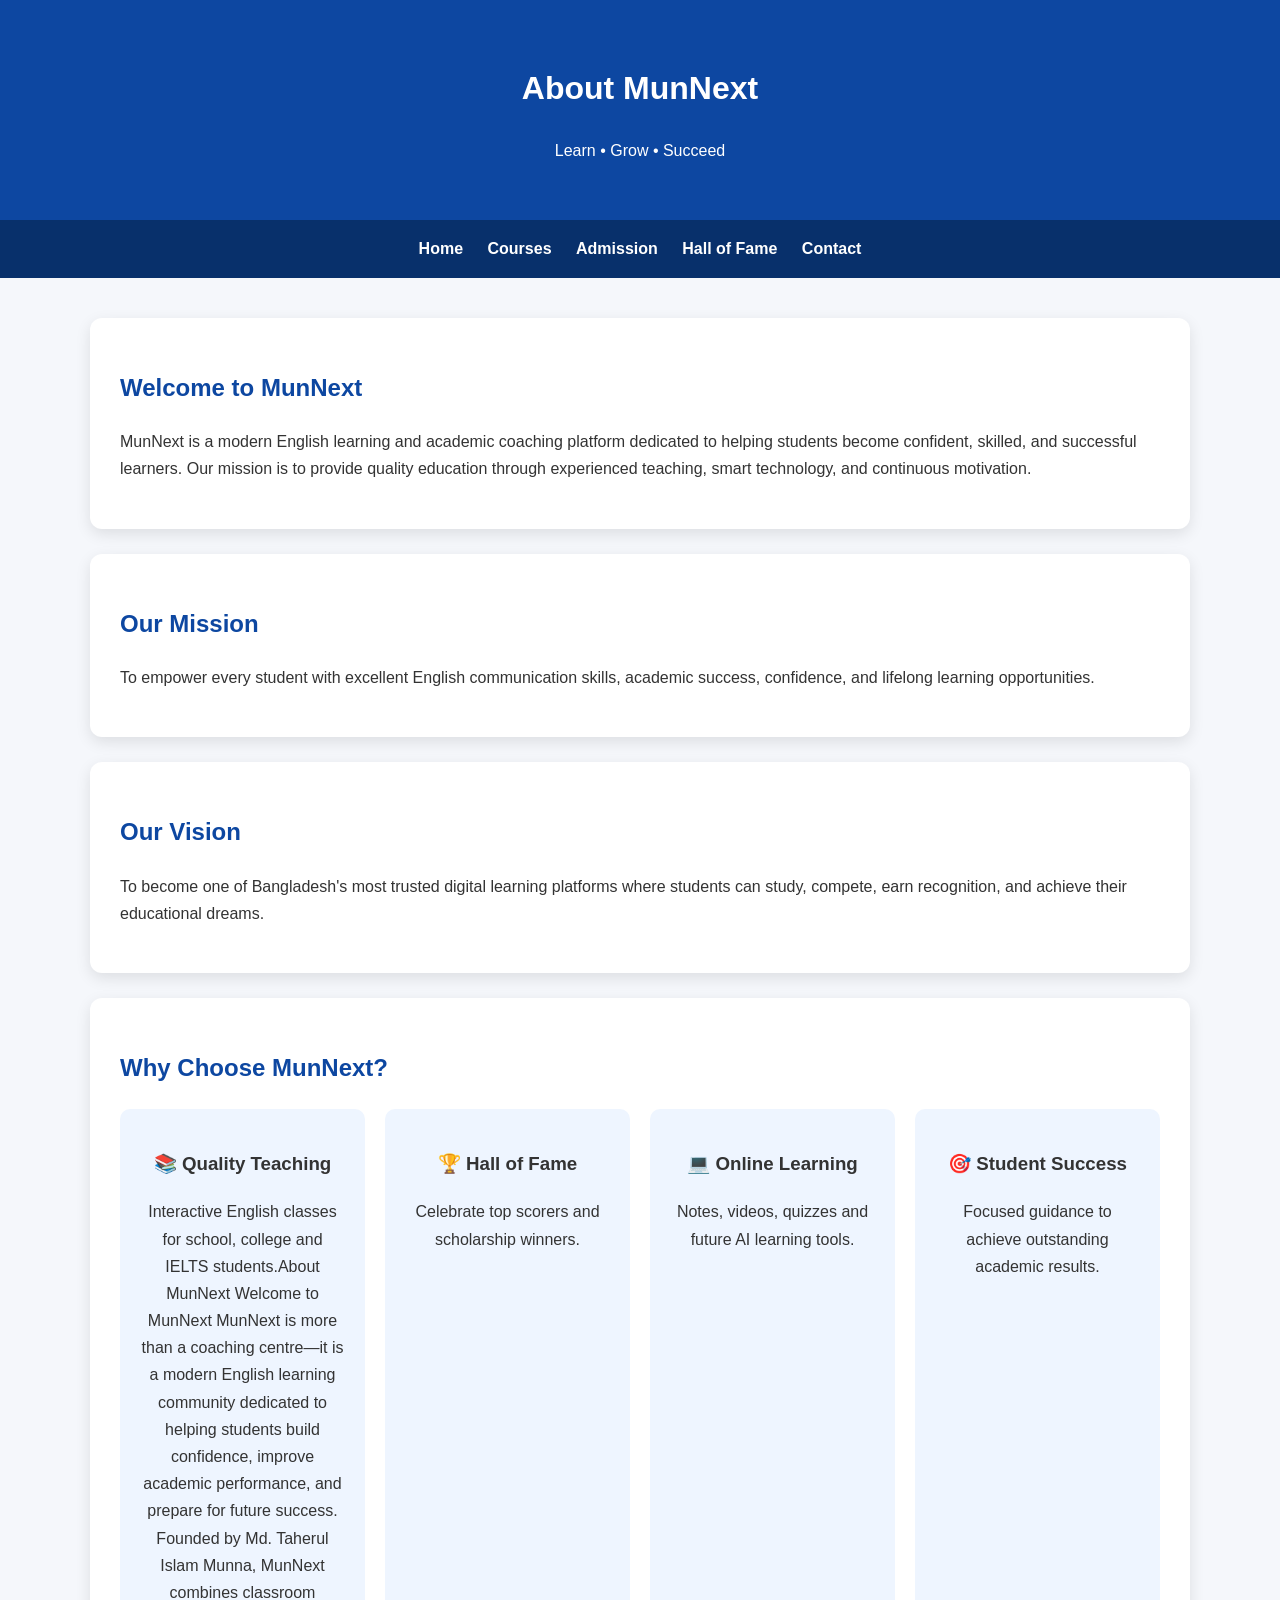
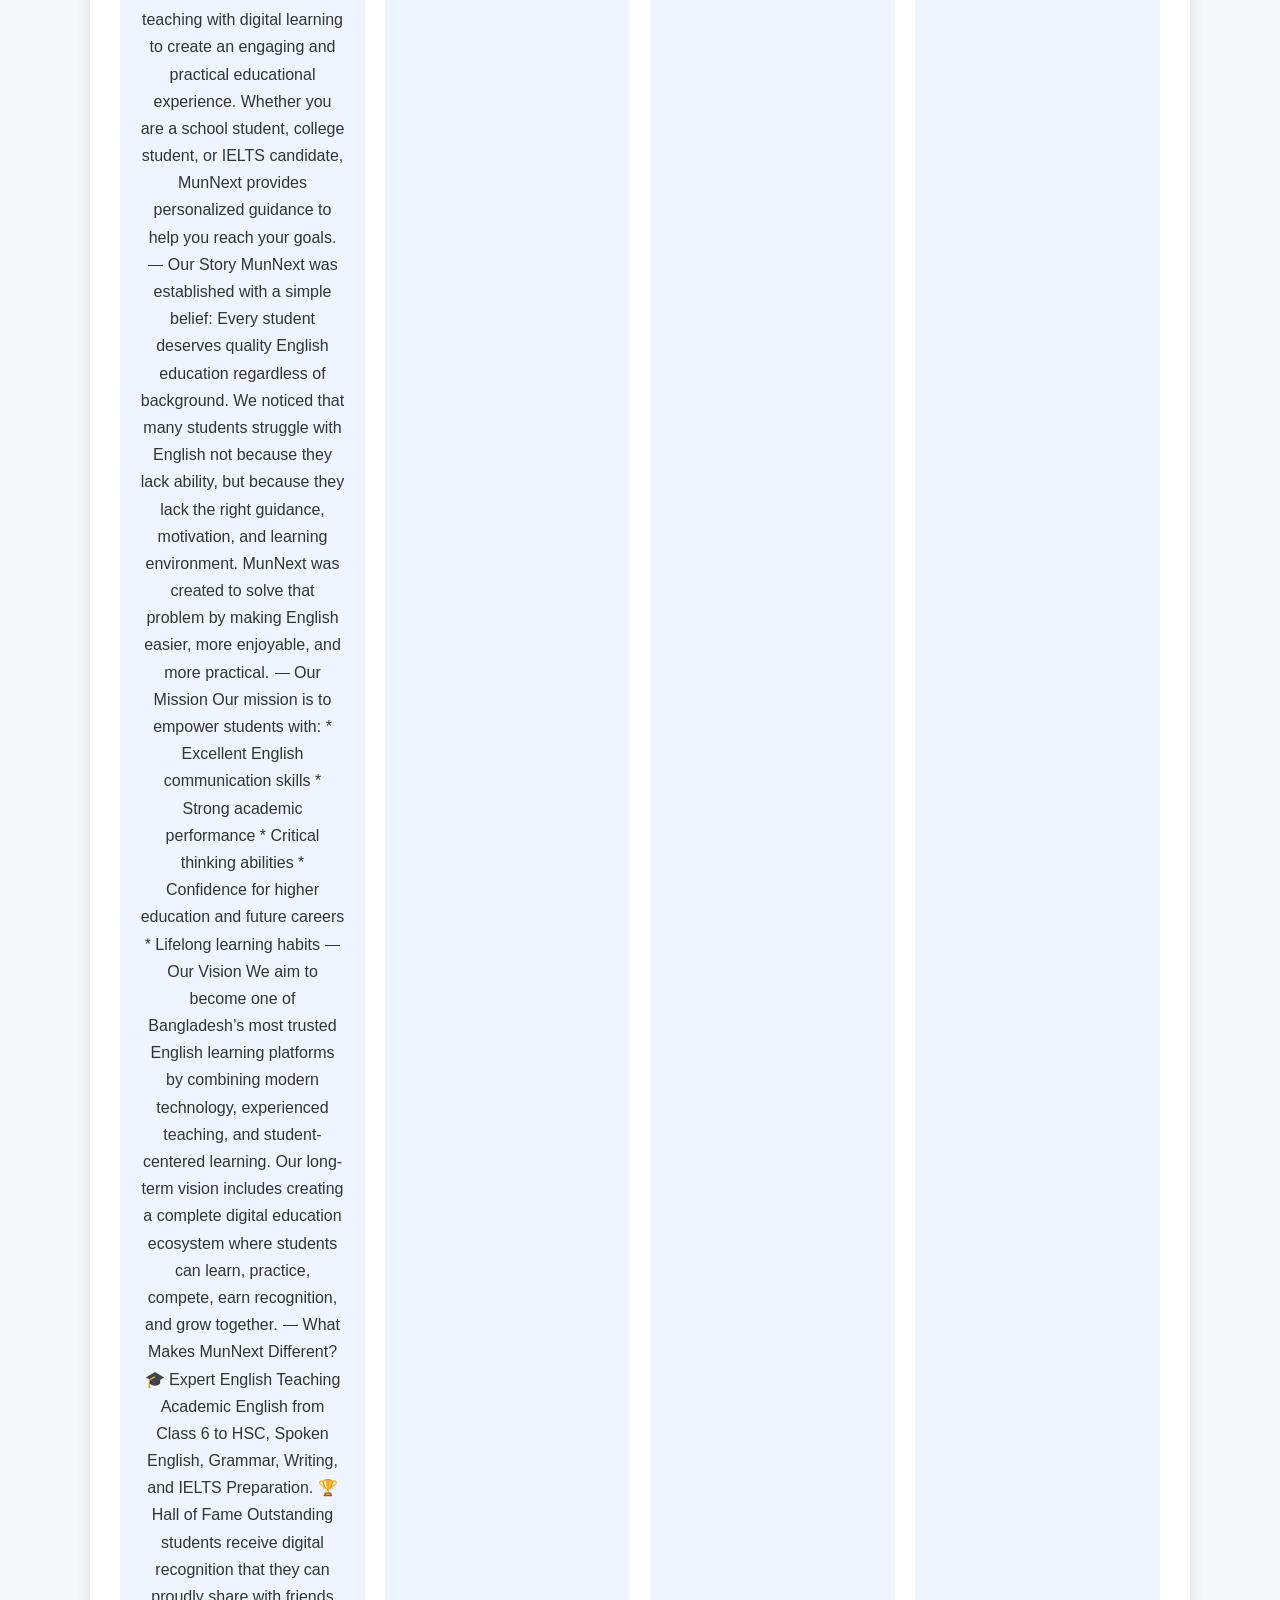
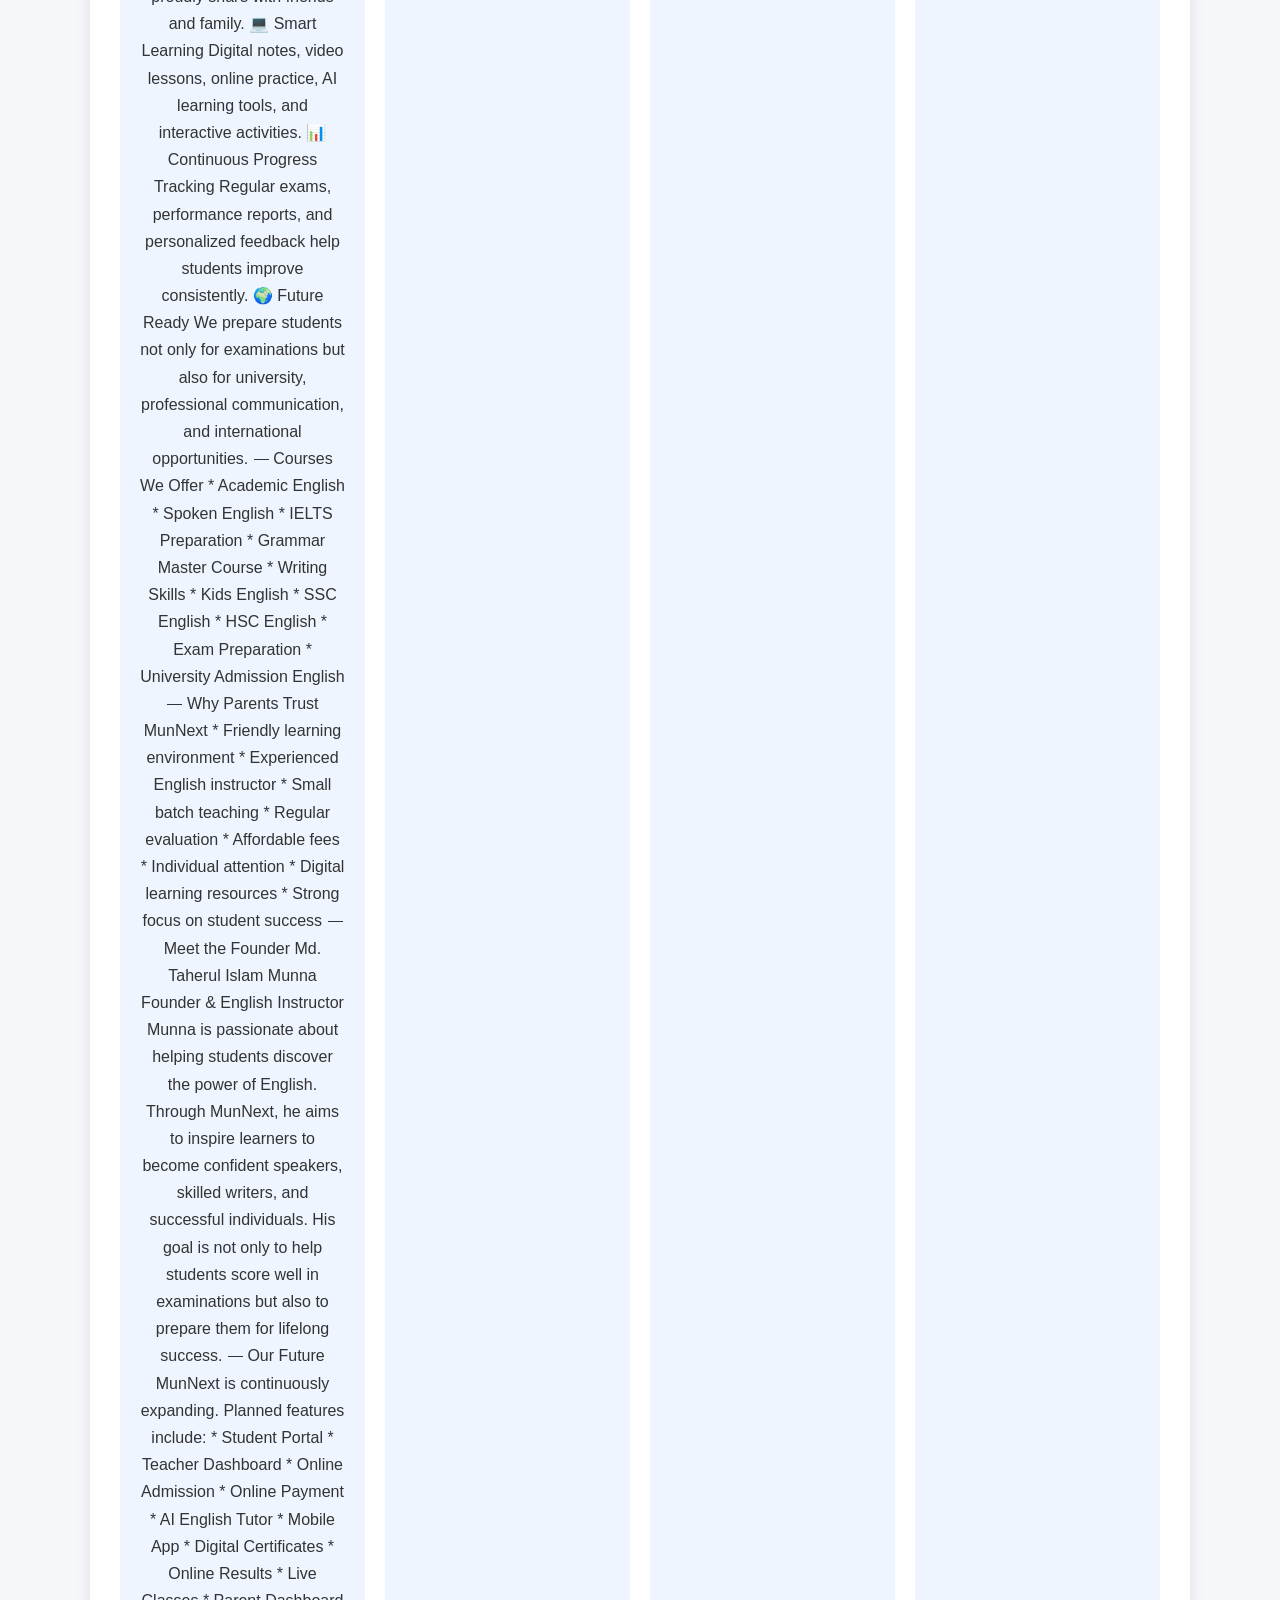
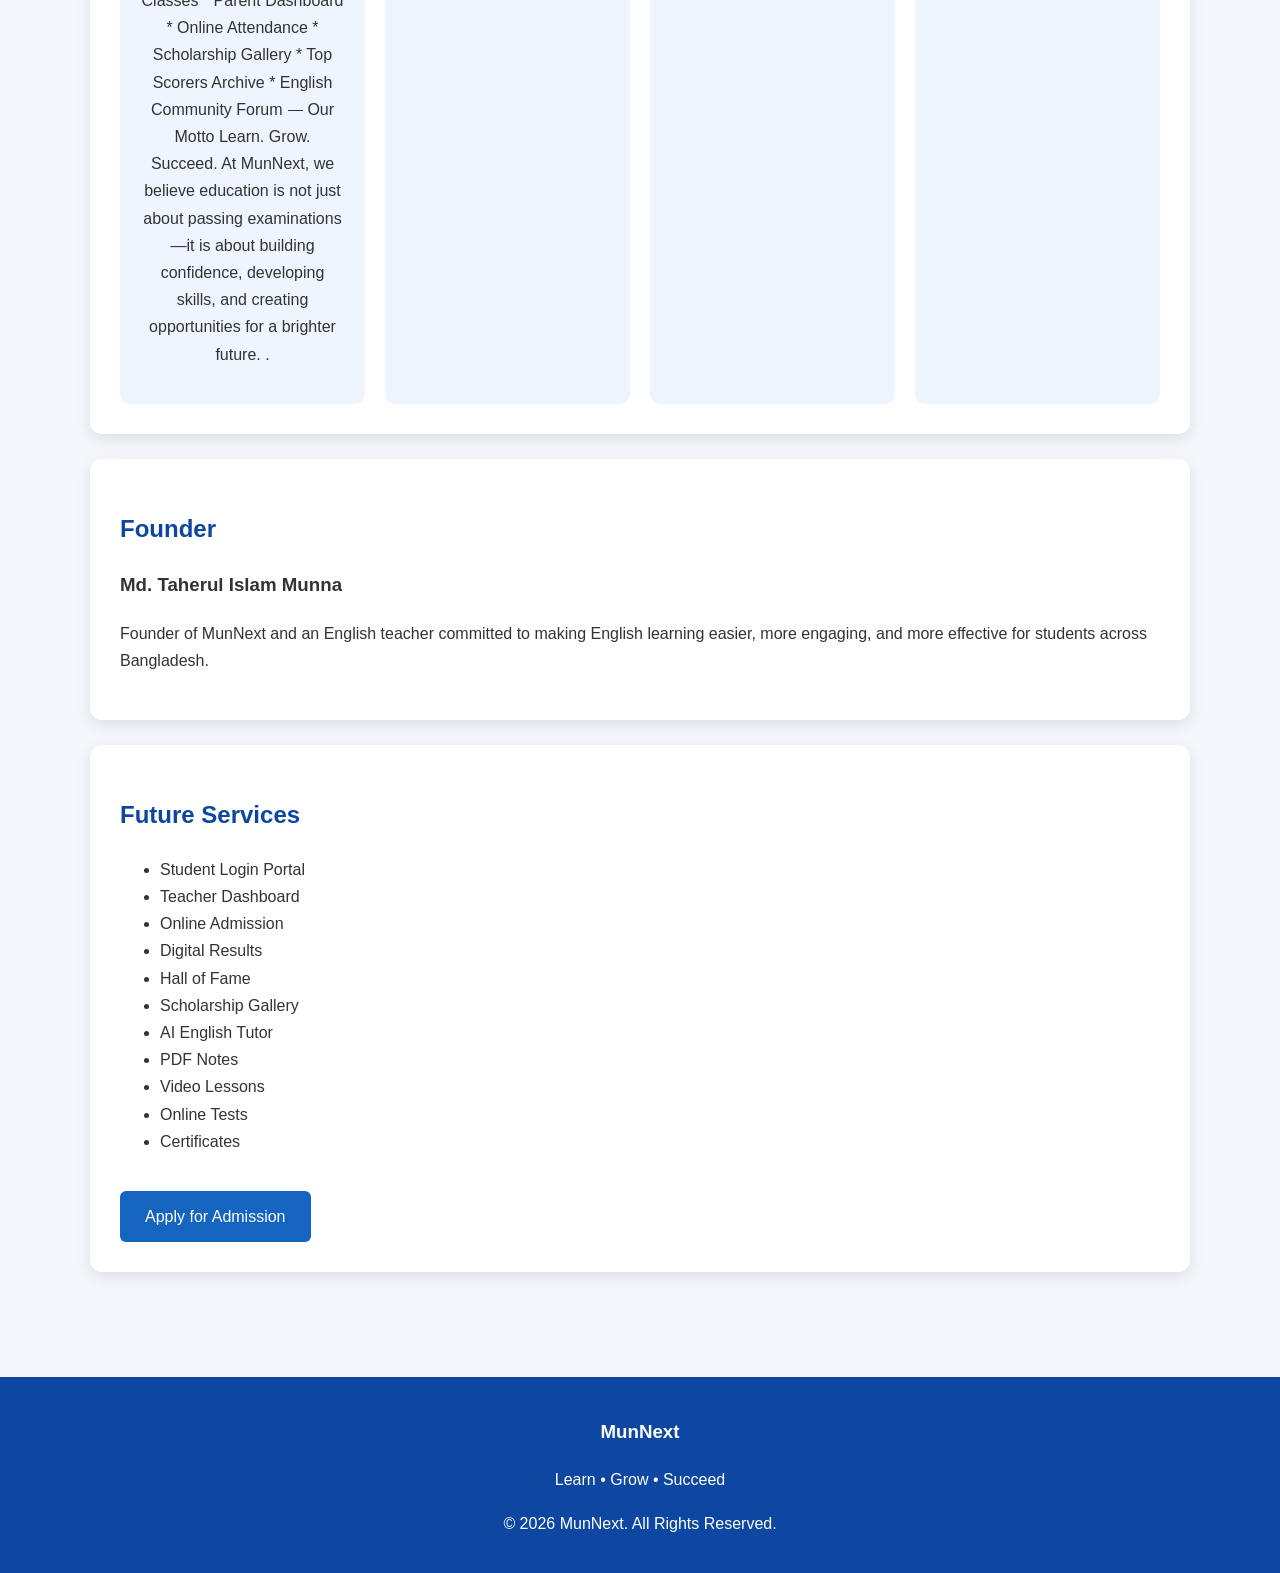
<file: about.html>
<!DOCTYPE html>
<html lang="en">
<head>
<meta charset="UTF-8">
<meta name="viewport" content="width=device-width, initial-scale=1.0">
<title>About MunNext</title>

<style>
body{
font-family:Arial,Helvetica,sans-serif;
margin:0;
background:#f5f7fb;
color:#333;
line-height:1.7;
}

header{
background:#0d47a1;
color:white;
padding:40px 20px;
text-align:center;
}

nav{
background:#08306b;
padding:15px;
text-align:center;
}

nav a{
color:white;
text-decoration:none;
margin:10px;
font-weight:bold;
}

.container{
max-width:1100px;
margin:auto;
padding:40px 20px;
}

.card{
background:white;
padding:30px;
margin-bottom:25px;
border-radius:12px;
box-shadow:0 5px 15px rgba(0,0,0,.1);
}

h2{
color:#0d47a1;
}

.features{
display:grid;
grid-template-columns:repeat(auto-fit,minmax(220px,1fr));
gap:20px;
margin-top:20px;
}

.feature{
background:#eef5ff;
padding:20px;
border-radius:10px;
text-align:center;
}

footer{
background:#0d47a1;
color:white;
text-align:center;
padding:20px;
margin-top:40px;
}

.button{
display:inline-block;
padding:12px 25px;
background:#1565c0;
color:white;
text-decoration:none;
border-radius:6px;
margin-top:20px;
}
</style>

</head>

<body>

<header>

<h1>About MunNext</h1>

<p>Learn • Grow • Succeed</p>

</header>

<nav>

<a href="index.html">Home</a>

<a href="courses.html">Courses</a>

<a href="admission.html">Admission</a>

<a href="hall-of-fame.html">Hall of Fame</a>

<a href="contact.html">Contact</a>

</nav>

<div class="container">

<div class="card">

<h2>Welcome to MunNext</h2>

<p>

MunNext is a modern English learning and academic coaching platform dedicated to helping students become confident, skilled, and successful learners. Our mission is to provide quality education through experienced teaching, smart technology, and continuous motivation.

</p>

</div>

<div class="card">

<h2>Our Mission</h2>

<p>

To empower every student with excellent English communication skills, academic success, confidence, and lifelong learning opportunities.

</p>

</div>

<div class="card">

<h2>Our Vision</h2>

<p>

To become one of Bangladesh's most trusted digital learning platforms where students can study, compete, earn recognition, and achieve their educational dreams.

</p>

</div>

<div class="card">

<h2>Why Choose MunNext?</h2>

<div class="features">

<div class="feature">

<h3>📚 Quality Teaching</h3>

<p>Interactive English classes for school, college and IELTS students.About MunNext

Welcome to MunNext

MunNext is more than a coaching centre—it is a modern English learning community dedicated to helping students build confidence, improve academic performance, and prepare for future success.

Founded by Md. Taherul Islam Munna, MunNext combines classroom teaching with digital learning to create an engaging and practical educational experience.

Whether you are a school student, college student, or IELTS candidate, MunNext provides personalized guidance to help you reach your goals.

⸻

Our Story

MunNext was established with a simple belief:

Every student deserves quality English education regardless of background.

We noticed that many students struggle with English not because they lack ability, but because they lack the right guidance, motivation, and learning environment.

MunNext was created to solve that problem by making English easier, more enjoyable, and more practical.

⸻

Our Mission

Our mission is to empower students with:

* Excellent English communication skills
* Strong academic performance
* Critical thinking abilities
* Confidence for higher education and future careers
* Lifelong learning habits

⸻

Our Vision

We aim to become one of Bangladesh’s most trusted English learning platforms by combining modern technology, experienced teaching, and student-centered learning.

Our long-term vision includes creating a complete digital education ecosystem where students can learn, practice, compete, earn recognition, and grow together.

⸻

What Makes MunNext Different?

🎓 Expert English Teaching

Academic English from Class 6 to HSC, Spoken English, Grammar, Writing, and IELTS Preparation.

🏆 Hall of Fame

Outstanding students receive digital recognition that they can proudly share with friends and family.

💻 Smart Learning

Digital notes, video lessons, online practice, AI learning tools, and interactive activities.

📊 Continuous Progress Tracking

Regular exams, performance reports, and personalized feedback help students improve consistently.

🌍 Future Ready

We prepare students not only for examinations but also for university, professional communication, and international opportunities.

⸻

Courses We Offer

* Academic English
* Spoken English
* IELTS Preparation
* Grammar Master Course
* Writing Skills
* Kids English
* SSC English
* HSC English
* Exam Preparation
* University Admission English

⸻

Why Parents Trust MunNext

* Friendly learning environment
* Experienced English instructor
* Small batch teaching
* Regular evaluation
* Affordable fees
* Individual attention
* Digital learning resources
* Strong focus on student success

⸻

Meet the Founder

Md. Taherul Islam Munna

Founder & English Instructor

Munna is passionate about helping students discover the power of English. Through MunNext, he aims to inspire learners to become confident speakers, skilled writers, and successful individuals.

His goal is not only to help students score well in examinations but also to prepare them for lifelong success.

⸻

Our Future

MunNext is continuously expanding. Planned features include:

* Student Portal
* Teacher Dashboard
* Online Admission
* Online Payment
* AI English Tutor
* Mobile App
* Digital Certificates
* Online Results
* Live Classes
* Parent Dashboard
* Online Attendance
* Scholarship Gallery
* Top Scorers Archive
* English Community Forum

⸻

Our Motto

Learn. Grow. Succeed.

At MunNext, we believe education is not just about passing examinations—it is about building confidence, developing skills, and creating opportunities for a brighter future. .</p>

</div>

<div class="feature">

<h3>🏆 Hall of Fame</h3>

<p>Celebrate top scorers and scholarship winners.</p>

</div>

<div class="feature">

<h3>💻 Online Learning</h3>

<p>Notes, videos, quizzes and future AI learning tools.</p>

</div>

<div class="feature">

<h3>🎯 Student Success</h3>

<p>Focused guidance to achieve outstanding academic results.</p>

</div>

</div>

</div>

<div class="card">

<h2>Founder</h2>

<h3>Md. Taherul Islam Munna</h3>

<p>

Founder of MunNext and an English teacher committed to making English learning easier, more engaging, and more effective for students across Bangladesh.

</p>

</div>

<div class="card">

<h2>Future Services</h2>

<ul>

<li>Student Login Portal</li>

<li>Teacher Dashboard</li>

<li>Online Admission</li>

<li>Digital Results</li>

<li>Hall of Fame</li>

<li>Scholarship Gallery</li>

<li>AI English Tutor</li>

<li>PDF Notes</li>

<li>Video Lessons</li>

<li>Online Tests</li>

<li>Certificates</li>

</ul>

<a class="button" href="admission.html">

Apply for Admission

</a>

</div>

</div>

<footer>

<h3>MunNext</h3>

<p>Learn • Grow • Succeed</p>

<p>© 2026 MunNext. All Rights Reserved.</p>

</footer>

</body>
</html>
</file>
